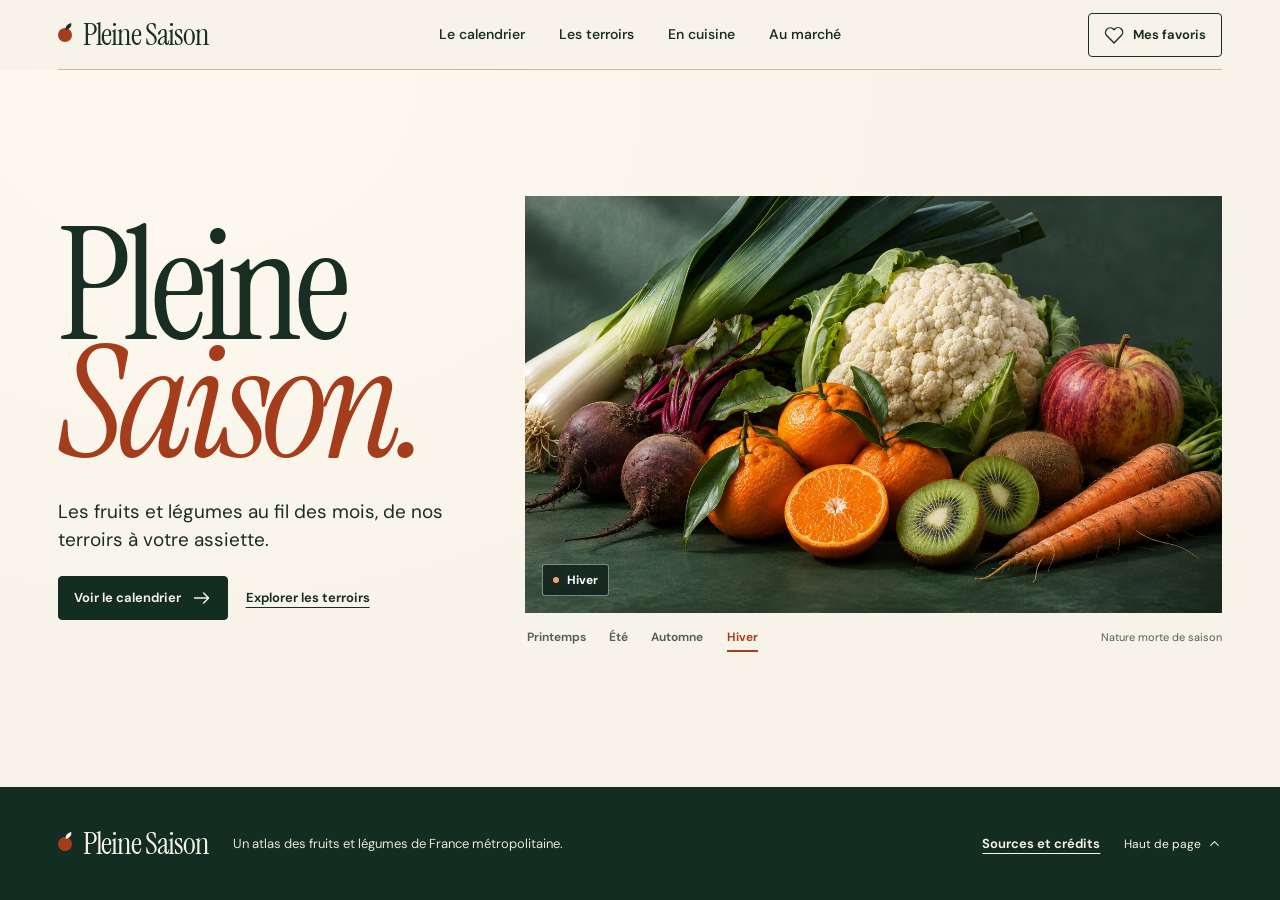
<file: index.html>
<!doctype html>
<html lang="fr">
<head>
  <meta charset="utf-8">
  <meta name="viewport" content="width=device-width, initial-scale=1">
  <meta name="theme-color" content="#f7f3e9">
  <meta name="description" content="Découvrez les fruits et légumes de saison en France, leurs régions de production, leurs apports nutritionnels et comment les cuisiner.">
  <title>Pleine Saison — Fruits &amp; légumes de France</title>
  <link rel="icon" href="assets/favicon.svg" type="image/svg+xml">
  <link rel="preload" href="assets/fonts/instrument-normal.woff2" as="font" type="font/woff2" crossorigin>
  <link rel="preload" href="assets/fonts/instrument-italic.woff2" as="font" type="font/woff2" crossorigin>
  <link rel="stylesheet" href="site.css">
  <script src="assets/vendor/gsap.min.js" defer></script>
  <script src="assets/vendor/ScrollTrigger.min.js" defer></script>
  <script src="data/produce.js" defer></script>
  <script src="data/references.js" defer></script>
  <script src="site.js" defer></script>
</head>
<body data-page="accueil">
  <a class="skip" href="#contenu">Aller au contenu</a>
  <div id="top"></div>
  <header class="masthead">
    <div class="wrap masthead-inner">
      <a href="index.html" aria-current="page" class="wordmark"><span class="brand-dot" aria-hidden="true"></span>Pleine Saison</a>
      <nav aria-label="Navigation principale">
        <a href="calendrier.html" data-calendar-link>Le calendrier</a>
        <a href="terroirs.html">Les terroirs</a>
        <a href="cuisine.html">En cuisine</a>
        <a href="marche.html">Au marché</a>
      </nav>
      <button class="favorites-button" data-action="favorites">
        <span data-icon="heart" aria-hidden="true"></span><span class="favorites-label">Mes favoris</span><span id="favorite-count" hidden></span>
      </button>
    </div>
  </header>
  <main id="contenu" tabindex="-1">
    <section class="wrap hero" aria-labelledby="hero-title">
      <div class="hero-copy">
        <h1 id="hero-title"><span class="hero-line"><span>Pleine</span></span> <span class="hero-line"><em>Saison.</em></span></h1>
        <p>Les fruits et légumes au fil des mois, de nos terroirs à votre assiette.</p>
        <div class="hero-actions">
          <a class="primary" href="calendrier.html" data-calendar-link>Voir le calendrier <span data-icon="arrow" aria-hidden="true"></span></a>
          <a class="text-link" href="terroirs.html">Explorer les terroirs</a>
        </div>
      </div>
      <figure class="hero-figure">
        <div class="hero-image">
          <div id="hero-gallery" class="hero-gallery">
            <img src="assets/hero.webp" width="1448" height="1086" alt="Potimarron ouvert, chou rouge, poires, raisin et carottes sur fond vert" fetchpriority="high" data-hero-current data-season="automne">
          </div>
          <div class="hero-season-note" aria-hidden="true"><span></span><strong id="hero-season-name">Automne</strong></div>
        </div>
        <figcaption class="hero-caption">
          <div id="season-selector" class="season-selector" role="group" aria-label="Voir une saison">
            <button type="button" data-season="printemps" aria-controls="hero-gallery calendrier" aria-pressed="false">Printemps</button>
            <button type="button" data-season="ete" aria-controls="hero-gallery calendrier" aria-pressed="false">Été</button>
            <button type="button" data-season="automne" aria-controls="hero-gallery calendrier" aria-pressed="true">Automne</button>
            <button type="button" data-season="hiver" aria-controls="hero-gallery calendrier" aria-pressed="false">Hiver</button>
          </div>
          <span class="hero-credit">Nature morte de saison</span>
        </figcaption>
      </figure>
    </section>
  </main>
  <footer class="footer">
    <div class="wrap footer-inner">
      <a href="index.html" class="wordmark"><span class="brand-dot" aria-hidden="true"></span>Pleine Saison</a>
      <p>Un atlas des fruits et légumes de France métropolitaine.</p>
      <button type="button" class="text-link" data-action="sources">Sources et crédits</button>
      <a href="#top" class="back-top">Haut de page <span data-icon="up" aria-hidden="true"></span></a>
    </div>
  </footer>

  <dialog id="dialog" aria-labelledby="dialog-title">
    <form method="dialog" class="dialog-controls">
      <button type="submit" class="icon-button" aria-label="Fermer" autofocus><span data-icon="close" aria-hidden="true"></span></button>
    </form>
    <div id="dialog-content"></div>
  </dialog>
  <div id="announcement" class="visually-hidden" role="status"></div>
</body>
</html>
</file>
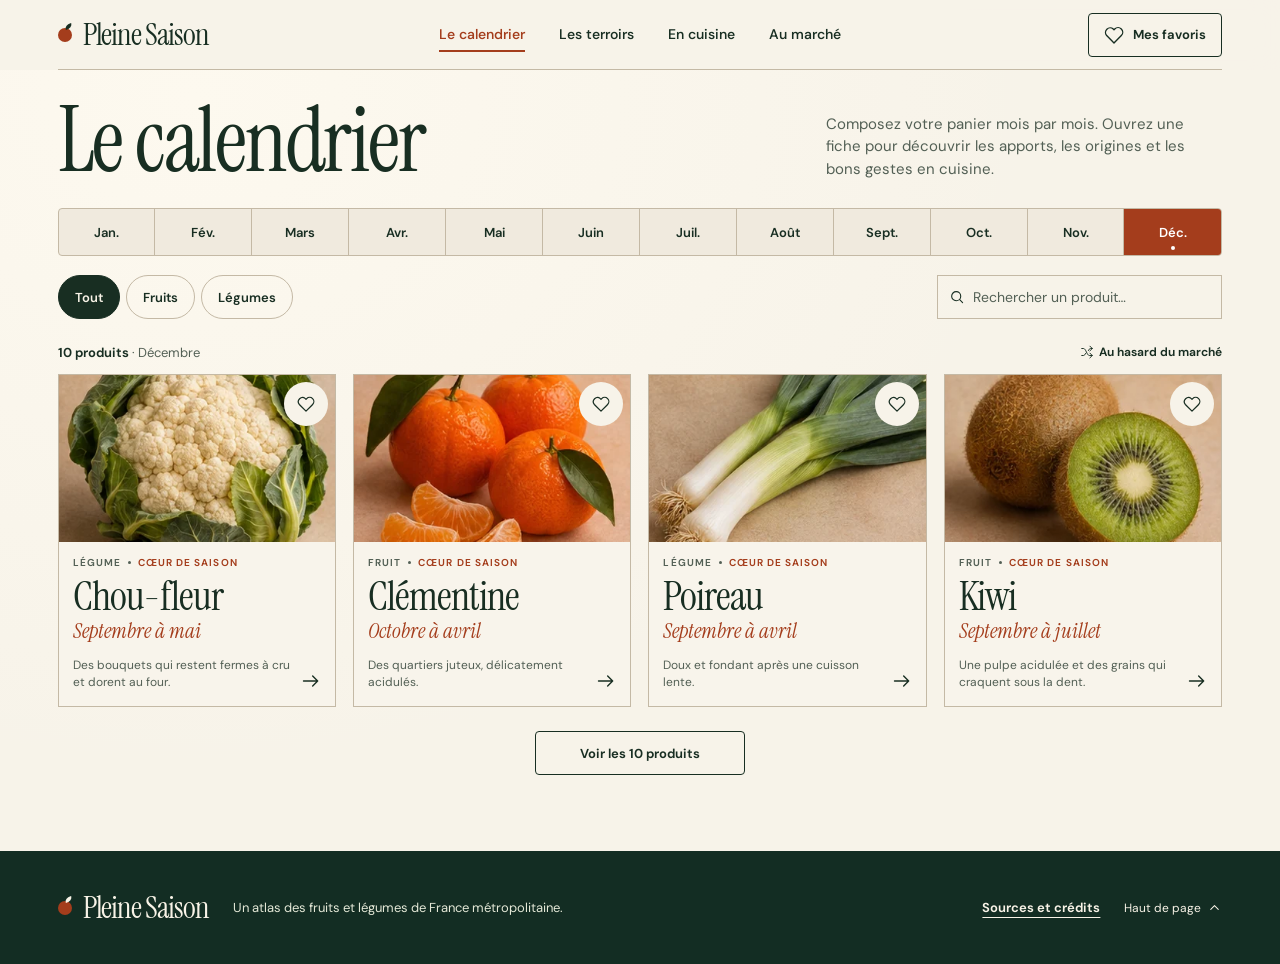
<file: calendrier.html>
<!doctype html>
<html lang="fr">
<head>
  <meta charset="utf-8">
  <meta name="viewport" content="width=device-width, initial-scale=1">
  <meta name="theme-color" content="#f7f3e9">
  <meta name="description" content="Découvrez les fruits et légumes de saison en France, leurs régions de production, leurs apports nutritionnels et comment les cuisiner.">
  <title>Pleine Saison — Le calendrier de saison</title>
  <link rel="icon" href="assets/favicon.svg" type="image/svg+xml">
  <link rel="preload" href="assets/fonts/instrument-normal.woff2" as="font" type="font/woff2" crossorigin>
  <link rel="stylesheet" href="site.css">
  <script src="assets/vendor/gsap.min.js" defer></script>
  <script src="assets/vendor/ScrollTrigger.min.js" defer></script>
  <script src="data/produce.js" defer></script>
  <script src="data/references.js" defer></script>
  <script src="site.js" defer></script>
</head>
<body data-page="calendrier">
  <a class="skip" href="#contenu">Aller au contenu</a>
  <div id="top"></div>
  <header class="masthead">
    <div class="wrap masthead-inner">
      <a href="index.html" class="wordmark"><span class="brand-dot" aria-hidden="true"></span>Pleine Saison</a>
      <nav aria-label="Navigation principale">
        <a href="calendrier.html" aria-current="page" data-calendar-link>Le calendrier</a>
        <a href="terroirs.html">Les terroirs</a>
        <a href="cuisine.html">En cuisine</a>
        <a href="marche.html">Au marché</a>
      </nav>
      <button class="favorites-button" data-action="favorites">
        <span data-icon="heart" aria-hidden="true"></span><span class="favorites-label">Mes favoris</span><span id="favorite-count" hidden></span>
      </button>
    </div>
  </header>
  <main id="contenu" tabindex="-1">
    <section class="wrap calendar" id="calendrier" aria-labelledby="calendar-title">
      <div class="section-head">
        <h1 id="calendar-title">Le calendrier</h1>
        <p>Composez votre panier mois par mois. Ouvrez une fiche pour découvrir les apports, les origines et les bons gestes en cuisine.</p>
      </div>
      <div class="months" id="months" role="group" aria-label="Mois du calendrier"></div>
      <div class="filters" aria-label="Filtres des produits">
        <div class="categories" role="group" aria-label="Type de produit">
          <button type="button" data-category="all" aria-pressed="true">Tout</button>
          <button type="button" data-category="fruit" aria-pressed="false">Fruits</button>
          <button type="button" data-category="légume" aria-pressed="false">Légumes</button>
        </div>
        <label class="search">
          <span data-icon="search" aria-hidden="true"></span>
          <span class="visually-hidden">Rechercher dans les 24 fiches</span>
          <input type="search" id="search" placeholder="Rechercher un produit…" autocomplete="off">
        </label>
      </div>
      <div class="results-head">
        <p id="results" role="status"></p>
        <div class="calendar-actions">
          <button class="quiet-button" id="today" type="button" hidden>Revenir au mois actuel <span data-icon="arrow" aria-hidden="true"></span></button>
          <button class="quiet-button" id="surprise" type="button" data-action="surprise"><span data-icon="shuffle" aria-hidden="true"></span> Au hasard du marché</button>
        </div>
      </div>
      <div class="produce-grid" id="produce-grid"></div>
      <div class="more"><button type="button" class="outline" id="show-more" hidden></button></div>
      <noscript>Activez JavaScript pour utiliser le calendrier et l’atlas interactifs.</noscript>
    </section>
  </main>
  <footer class="footer">
    <div class="wrap footer-inner">
      <a href="index.html" class="wordmark"><span class="brand-dot" aria-hidden="true"></span>Pleine Saison</a>
      <p>Un atlas des fruits et légumes de France métropolitaine.</p>
      <button type="button" class="text-link" data-action="sources">Sources et crédits</button>
      <a href="#top" class="back-top">Haut de page <span data-icon="up" aria-hidden="true"></span></a>
    </div>
  </footer>

  <dialog id="dialog" aria-labelledby="dialog-title">
    <form method="dialog" class="dialog-controls">
      <button type="submit" class="icon-button" aria-label="Fermer" autofocus><span data-icon="close" aria-hidden="true"></span></button>
    </form>
    <div id="dialog-content"></div>
  </dialog>
  <div id="announcement" class="visually-hidden" role="status"></div>
</body>
</html>
</file>
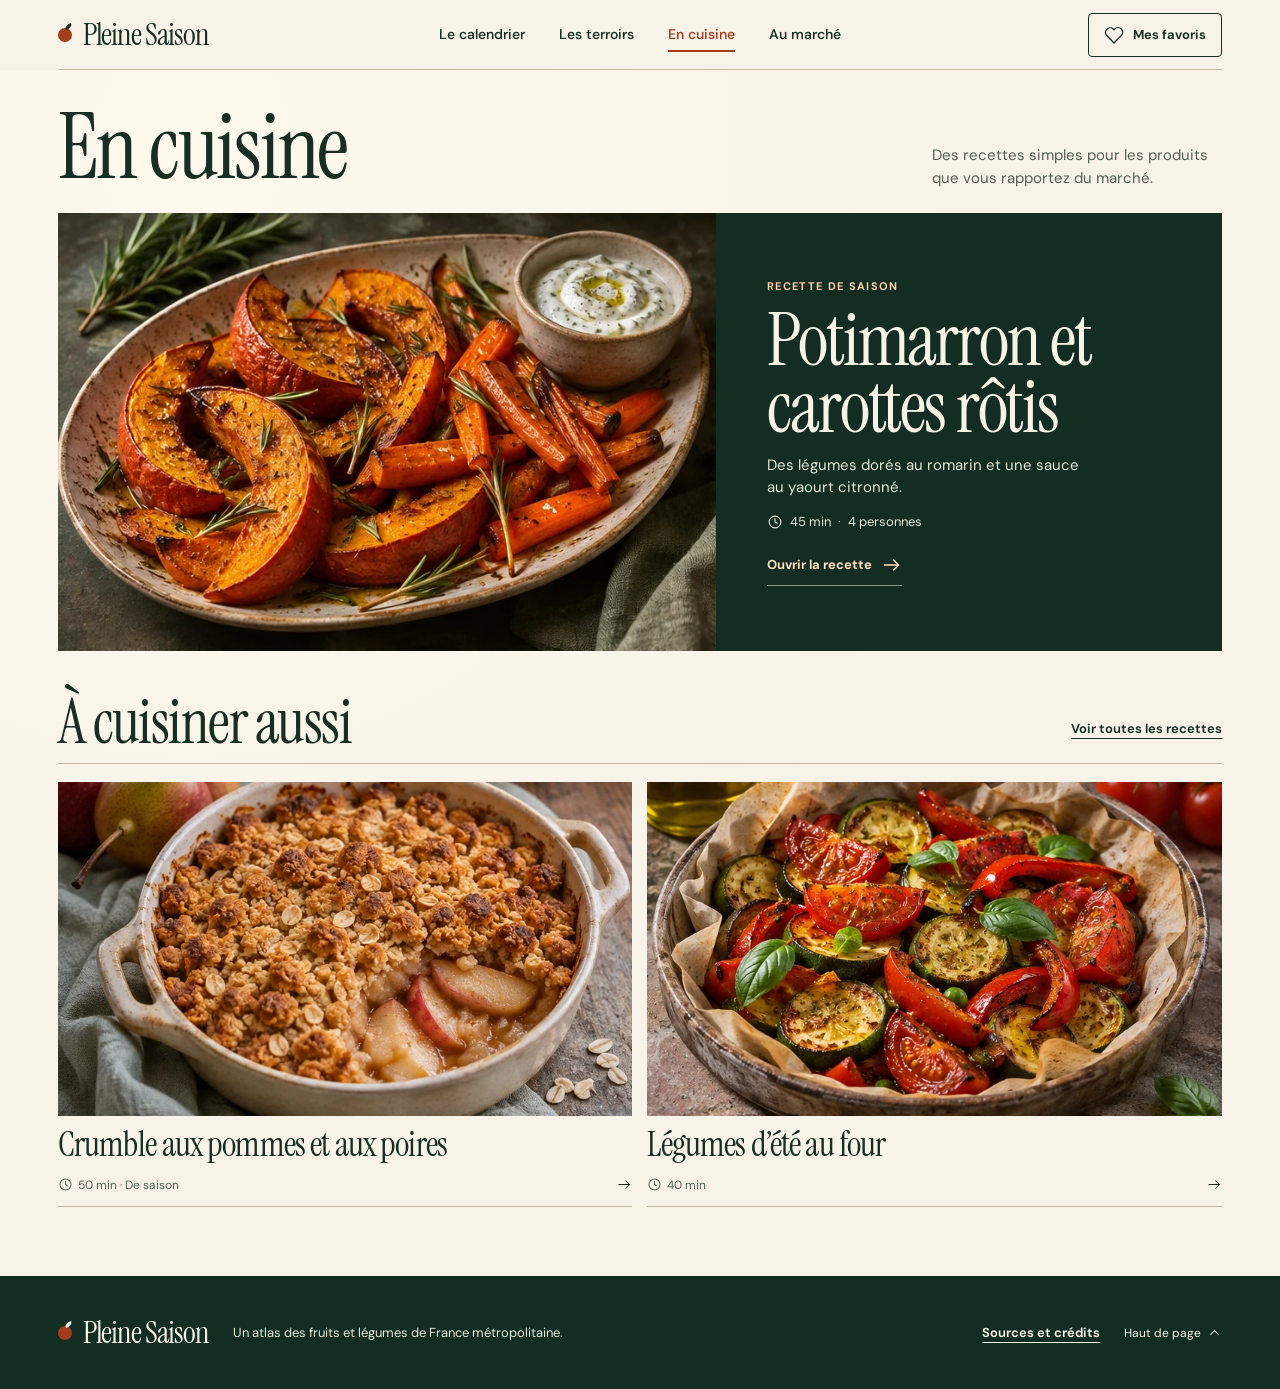
<file: cuisine.html>
<!doctype html>
<html lang="fr">
<head>
  <meta charset="utf-8">
  <meta name="viewport" content="width=device-width, initial-scale=1">
  <meta name="theme-color" content="#f7f3e9">
  <meta name="description" content="Découvrez les fruits et légumes de saison en France, leurs régions de production, leurs apports nutritionnels et comment les cuisiner.">
  <title>Pleine Saison — En cuisine</title>
  <link rel="icon" href="assets/favicon.svg" type="image/svg+xml">
  <link rel="preload" href="assets/fonts/instrument-normal.woff2" as="font" type="font/woff2" crossorigin>
  <link rel="stylesheet" href="site.css">
  <script src="assets/vendor/gsap.min.js" defer></script>
  <script src="assets/vendor/ScrollTrigger.min.js" defer></script>
  <script src="data/produce.js" defer></script>
  <script src="data/references.js" defer></script>
  <script src="site.js" defer></script>
</head>
<body data-page="cuisine">
  <a class="skip" href="#contenu">Aller au contenu</a>
  <div id="top"></div>
  <header class="masthead">
    <div class="wrap masthead-inner">
      <a href="index.html" class="wordmark"><span class="brand-dot" aria-hidden="true"></span>Pleine Saison</a>
      <nav aria-label="Navigation principale">
        <a href="calendrier.html" data-calendar-link>Le calendrier</a>
        <a href="terroirs.html">Les terroirs</a>
        <a href="cuisine.html" aria-current="page">En cuisine</a>
        <a href="marche.html">Au marché</a>
      </nav>
      <button class="favorites-button" data-action="favorites">
        <span data-icon="heart" aria-hidden="true"></span><span class="favorites-label">Mes favoris</span><span id="favorite-count" hidden></span>
      </button>
    </div>
  </header>
  <main id="contenu" tabindex="-1">
    <section class="wrap kitchen" id="cuisine" aria-labelledby="kitchen-title">
      <div class="kitchen-intro">
        <h1 id="kitchen-title">En cuisine</h1>
        <p>Des recettes simples pour les produits que vous rapportez du marché.</p>
      </div>
      <div id="recipe-feature"></div>
      <div class="recipe-shelf">
        <div class="recipe-shelf-head">
          <h2>À cuisiner aussi</h2>
          <button type="button" class="text-link" id="recipe-more" aria-controls="recipe-grid"></button>
        </div>
        <div class="recipe-grid" id="recipe-grid"></div>
      </div>
    </section>
  </main>
  <footer class="footer">
    <div class="wrap footer-inner">
      <a href="index.html" class="wordmark"><span class="brand-dot" aria-hidden="true"></span>Pleine Saison</a>
      <p>Un atlas des fruits et légumes de France métropolitaine.</p>
      <button type="button" class="text-link" data-action="sources">Sources et crédits</button>
      <a href="#top" class="back-top">Haut de page <span data-icon="up" aria-hidden="true"></span></a>
    </div>
  </footer>

  <dialog id="dialog" aria-labelledby="dialog-title">
    <form method="dialog" class="dialog-controls">
      <button type="submit" class="icon-button" aria-label="Fermer" autofocus><span data-icon="close" aria-hidden="true"></span></button>
    </form>
    <div id="dialog-content"></div>
  </dialog>
  <div id="announcement" class="visually-hidden" role="status"></div>
</body>
</html>
</file>
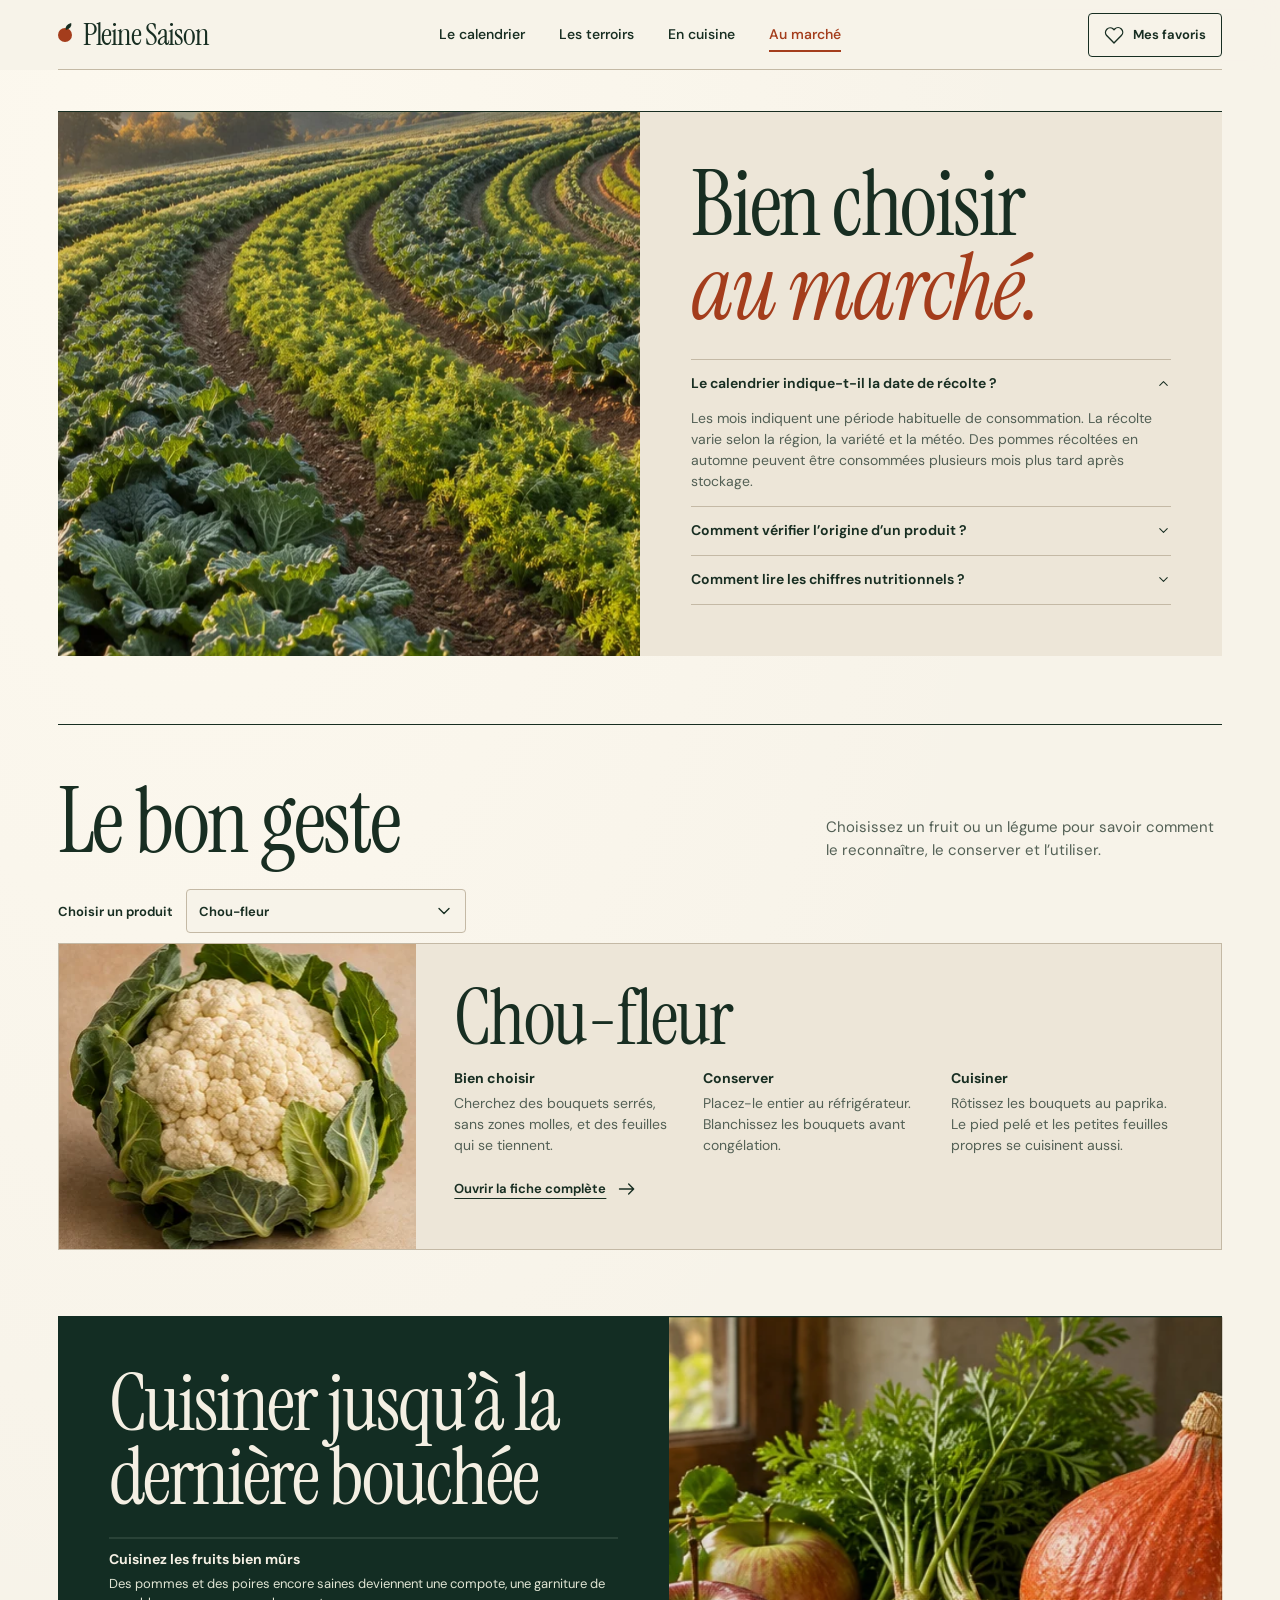
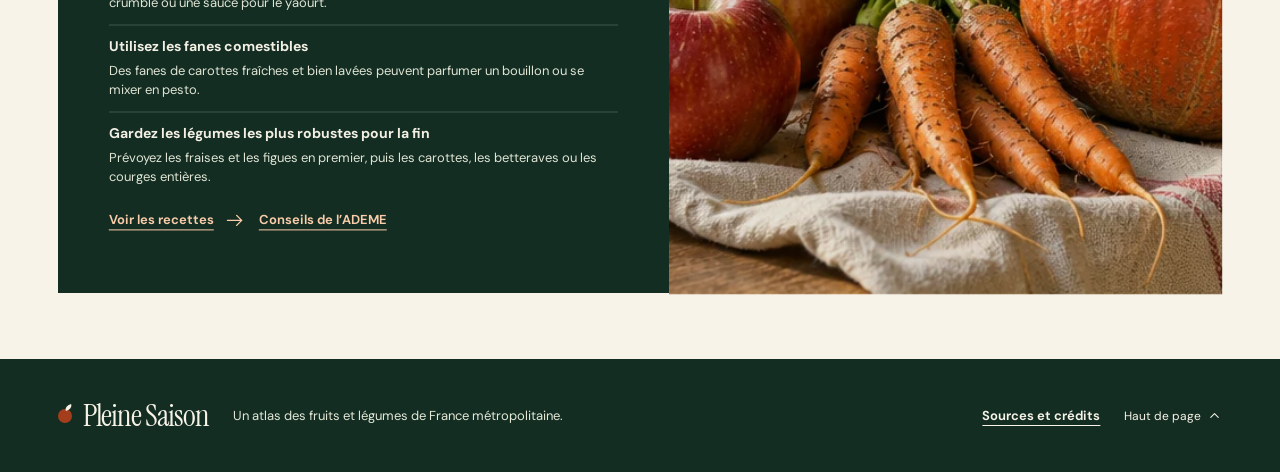
<file: marche.html>
<!doctype html>
<html lang="fr">
<head>
  <meta charset="utf-8">
  <meta name="viewport" content="width=device-width, initial-scale=1">
  <meta name="theme-color" content="#f7f3e9">
  <meta name="description" content="Découvrez les fruits et légumes de saison en France, leurs régions de production, leurs apports nutritionnels et comment les cuisiner.">
  <title>Pleine Saison — Bien choisir au marché</title>
  <link rel="icon" href="assets/favicon.svg" type="image/svg+xml">
  <link rel="preload" href="assets/fonts/instrument-normal.woff2" as="font" type="font/woff2" crossorigin>
  <link rel="stylesheet" href="site.css">
  <script src="assets/vendor/gsap.min.js" defer></script>
  <script src="assets/vendor/ScrollTrigger.min.js" defer></script>
  <script src="data/produce.js" defer></script>
  <script src="data/references.js" defer></script>
  <script src="site.js" defer></script>
</head>
<body data-page="marche">
  <a class="skip" href="#contenu">Aller au contenu</a>
  <div id="top"></div>
  <header class="masthead">
    <div class="wrap masthead-inner">
      <a href="index.html" class="wordmark"><span class="brand-dot" aria-hidden="true"></span>Pleine Saison</a>
      <nav aria-label="Navigation principale">
        <a href="calendrier.html" data-calendar-link>Le calendrier</a>
        <a href="terroirs.html">Les terroirs</a>
        <a href="cuisine.html">En cuisine</a>
        <a href="marche.html" aria-current="page">Au marché</a>
      </nav>
      <button class="favorites-button" data-action="favorites">
        <span data-icon="heart" aria-hidden="true"></span><span class="favorites-label">Mes favoris</span><span id="favorite-count" hidden></span>
      </button>
    </div>
  </header>
  <main id="contenu" tabindex="-1">
    <section class="wrap guide" id="guide" aria-labelledby="guide-title">
      <figure class="guide-image">
        <img src="assets/champs.webp" width="760" height="860" alt="Rangs de légumes dans un champ vallonné au lever du jour" loading="lazy">
      </figure>
      <div class="guide-copy">
        <h1 id="guide-title">Bien choisir<br><em>au marché.</em></h1>
        <details open>
          <summary>Le calendrier indique-t-il la date de récolte ? <span data-icon="down" aria-hidden="true"></span></summary>
          <p>Les mois indiquent une période habituelle de consommation. La récolte varie selon la région, la variété et la météo. Des pommes récoltées en automne peuvent être consommées plusieurs mois plus tard après stockage.</p>
        </details>
        <details>
          <summary>Comment vérifier l’origine d’un produit ? <span data-icon="down" aria-hidden="true"></span></summary>
          <p>Lisez le pays d’origine sur l’étiquette ou l’ardoise. Au marché, demandez le lieu de récolte. Une AOP ou une IGP peut préciser l’origine de certaines variétés.</p>
        </details>
        <details>
          <summary>Comment lire les chiffres nutritionnels ? <span data-icon="down" aria-hidden="true"></span></summary>
          <p>Les valeurs Ciqual décrivent 100 g de la partie comestible, généralement crue. La quantité consommée, la variété et la cuisson font varier vos apports.</p>
        </details>
      </div>
    </section>
    <section class="wrap market-storage" id="conservation" aria-labelledby="storage-title">
      <div class="section-head">
        <h2 id="storage-title">Le bon geste</h2>
        <p>Choisissez un fruit ou un légume pour savoir comment le reconnaître, le conserver et l’utiliser.</p>
      </div>
      <div class="storage-panel">
        <div class="storage-controls">
          <label for="storage-product">Choisir un produit</label>
          <div class="region-select"><select id="storage-product"></select><span data-icon="down" aria-hidden="true"></span></div>
        </div>
        <div id="storage-detail"></div>
      </div>
    </section>

    <section class="wrap market-leftovers" aria-labelledby="leftovers-title">
      <div class="leftovers-copy">
        <h2 id="leftovers-title">Cuisiner jusqu’à la dernière bouchée</h2>
        <dl>
          <div><dt>Cuisinez les fruits bien mûrs</dt><dd>Des pommes et des poires encore saines deviennent une compote, une garniture de crumble ou une sauce pour le yaourt.</dd></div>
          <div><dt>Utilisez les fanes comestibles</dt><dd>Des fanes de carottes fraîches et bien lavées peuvent parfumer un bouillon ou se mixer en pesto.</dd></div>
          <div><dt>Gardez les légumes les plus robustes pour la fin</dt><dd>Prévoyez les fraises et les figues en premier, puis les carottes, les betteraves ou les courges entières.</dd></div>
        </dl>
        <div class="leftovers-links"><a class="text-link" href="cuisine.html">Voir les recettes <span data-icon="arrow" aria-hidden="true"></span></a>
        <a class="text-link" href="https://agirpourlatransition.ademe.fr/particuliers/reduire-dechets/eviter-gaspillage/reduire-gaspillage-alimentaire" target="_blank" rel="noopener">Conseils de l’ADEME</a></div>
      </div>
      <img src="assets/portrait-marche.webp" width="720" height="480" alt="Pommes, carottes et potimarron sur un plan de travail clair" loading="lazy">
    </section>
  </main>
  <footer class="footer">
    <div class="wrap footer-inner">
      <a href="index.html" class="wordmark"><span class="brand-dot" aria-hidden="true"></span>Pleine Saison</a>
      <p>Un atlas des fruits et légumes de France métropolitaine.</p>
      <button type="button" class="text-link" data-action="sources">Sources et crédits</button>
      <a href="#top" class="back-top">Haut de page <span data-icon="up" aria-hidden="true"></span></a>
    </div>
  </footer>

  <dialog id="dialog" aria-labelledby="dialog-title">
    <form method="dialog" class="dialog-controls">
      <button type="submit" class="icon-button" aria-label="Fermer" autofocus><span data-icon="close" aria-hidden="true"></span></button>
    </form>
    <div id="dialog-content"></div>
  </dialog>
  <div id="announcement" class="visually-hidden" role="status"></div>
</body>
</html>
</file>
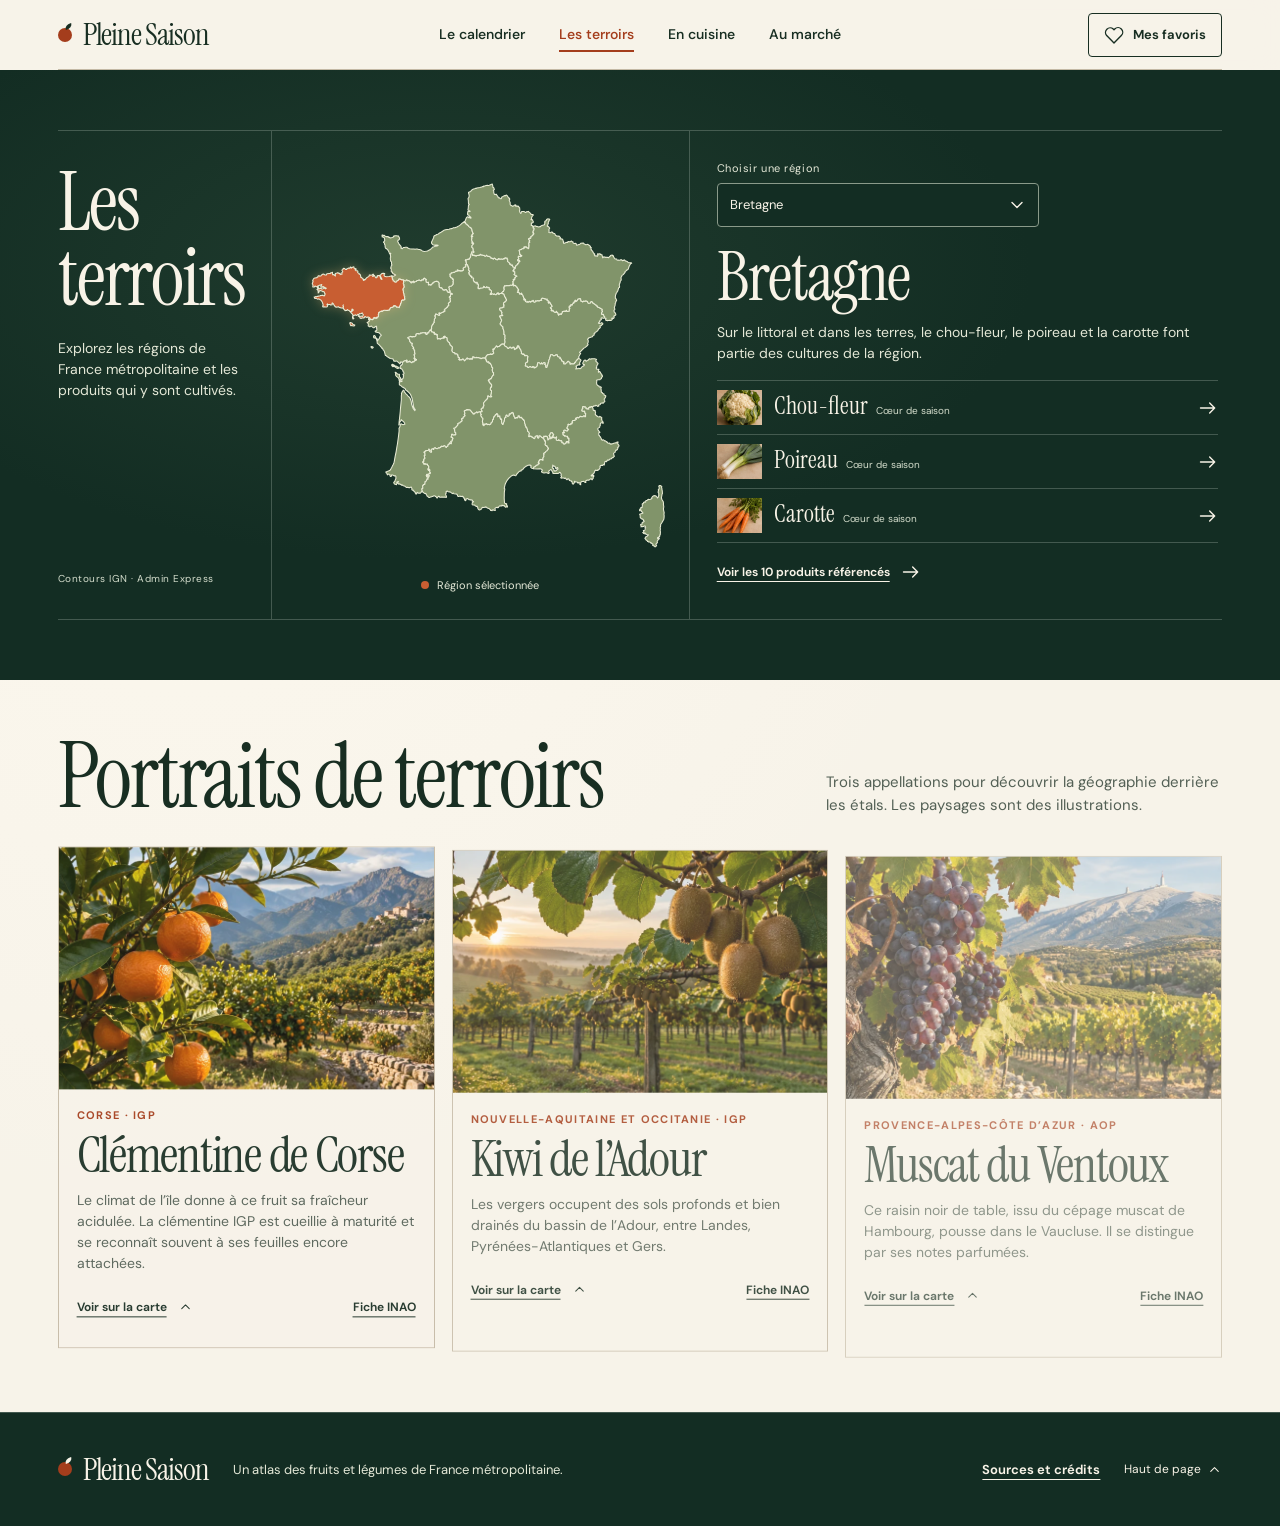
<file: terroirs.html>
<!doctype html>
<html lang="fr">
<head>
  <meta charset="utf-8">
  <meta name="viewport" content="width=device-width, initial-scale=1">
  <meta name="theme-color" content="#f7f3e9">
  <meta name="description" content="Découvrez les fruits et légumes de saison en France, leurs régions de production, leurs apports nutritionnels et comment les cuisiner.">
  <title>Pleine Saison — Les terroirs de France</title>
  <link rel="icon" href="assets/favicon.svg" type="image/svg+xml">
  <link rel="preload" href="assets/fonts/instrument-normal.woff2" as="font" type="font/woff2" crossorigin>
  <link rel="stylesheet" href="site.css">
  <script src="assets/vendor/gsap.min.js" defer></script>
  <script src="assets/vendor/ScrollTrigger.min.js" defer></script>
  <script src="data/produce.js" defer></script>
  <script src="data/references.js" defer></script>
  <script src="site.js" defer></script>
</head>
<body data-page="terroirs">
  <a class="skip" href="#contenu">Aller au contenu</a>
  <div id="top"></div>
  <header class="masthead">
    <div class="wrap masthead-inner">
      <a href="index.html" class="wordmark"><span class="brand-dot" aria-hidden="true"></span>Pleine Saison</a>
      <nav aria-label="Navigation principale">
        <a href="calendrier.html" data-calendar-link>Le calendrier</a>
        <a href="terroirs.html" aria-current="page">Les terroirs</a>
        <a href="cuisine.html">En cuisine</a>
        <a href="marche.html">Au marché</a>
      </nav>
      <button class="favorites-button" data-action="favorites">
        <span data-icon="heart" aria-hidden="true"></span><span class="favorites-label">Mes favoris</span><span id="favorite-count" hidden></span>
      </button>
    </div>
  </header>
  <main id="contenu" tabindex="-1">
    <section class="atlas" id="terroirs" aria-labelledby="atlas-title">
      <div class="wrap atlas-layout">
        <div class="atlas-intro">
          <h1 id="atlas-title">Les <br>terroirs</h1>
          <p>Explorez les régions de France métropolitaine et les produits qui y sont cultivés.</p>
          <small>Contours IGN · Admin Express</small>
        </div>
        <div class="map-panel">
          <div id="region-map"></div>
          <p><span aria-hidden="true"></span> Région sélectionnée</p>
        </div>
        <div class="region-panel">
          <label class="region-label" for="regions">Choisir une région</label>
          <div class="region-select"><select id="regions"></select><span data-icon="down" aria-hidden="true"></span></div>
          <div id="region-detail"></div>
        </div>
      </div>
    </section>
    <section class="wrap portraits" aria-labelledby="portraits-title">
      <div class="section-head">
        <h2 id="portraits-title">Portraits de terroirs</h2>
        <p>Trois appellations pour découvrir la géographie derrière les étals. Les paysages sont des illustrations.</p>
      </div>
      <div class="portrait-grid">
        <article class="portrait-item">
          <img src="assets/portrait-corse.webp" width="720" height="480" alt="Clémentines dans un verger, avec des collines à l’arrière-plan" loading="lazy">
          <div class="portrait-copy">
            <p class="recipe-kicker">Corse · IGP</p>
            <h3>Clémentine de Corse</h3>
            <p>Le climat de l’île donne à ce fruit sa fraîcheur acidulée. La clémentine IGP est cueillie à maturité et se reconnaît souvent à ses feuilles encore attachées.</p>
            <div class="portrait-actions">
              <button class="text-link" data-action="portrait-region" data-id="94">Voir sur la carte <span data-icon="up" aria-hidden="true"></span></button>
              <a class="text-link" href="https://www.inao.gouv.fr/node/1451/printable/pdf" target="_blank" rel="noopener">Fiche INAO</a>
            </div>
          </div>
        </article>
        <article class="portrait-item">
          <img src="assets/portrait-adour.webp" width="720" height="480" alt="Kiwis suspendus dans un verger au lever du jour" loading="lazy">
          <div class="portrait-copy">
            <p class="recipe-kicker">Nouvelle-Aquitaine et Occitanie · IGP</p>
            <h3>Kiwi de l’Adour</h3>
            <p>Les vergers occupent des sols profonds et bien drainés du bassin de l’Adour, entre Landes, Pyrénées-Atlantiques et Gers.</p>
            <div class="portrait-actions">
              <button class="text-link" data-action="portrait-region" data-id="75">Voir sur la carte <span data-icon="up" aria-hidden="true"></span></button>
              <a class="text-link" href="https://www.inao.gouv.fr/produit/kiwi-de-ladour-12252" target="_blank" rel="noopener">Fiche INAO</a>
            </div>
          </div>
        </article>
        <article class="portrait-item">
          <img src="assets/portrait-ventoux.webp" width="720" height="480" alt="Grappe de raisin noir dans un vignoble au pied du mont Ventoux" loading="lazy">
          <div class="portrait-copy">
            <p class="recipe-kicker">Provence-Alpes-Côte d’Azur · AOP</p>
            <h3>Muscat du Ventoux</h3>
            <p>Ce raisin noir de table, issu du cépage muscat de Hambourg, pousse dans le Vaucluse. Il se distingue par ses notes parfumées.</p>
            <div class="portrait-actions">
              <button class="text-link" data-action="portrait-region" data-id="93">Voir sur la carte <span data-icon="up" aria-hidden="true"></span></button>
              <a class="text-link" href="https://www.inao.gouv.fr/produit/muscat-du-ventoux-21090" target="_blank" rel="noopener">Fiche INAO</a>
            </div>
          </div>
        </article>
      </div>
    </section>
  </main>
  <footer class="footer">
    <div class="wrap footer-inner">
      <a href="index.html" class="wordmark"><span class="brand-dot" aria-hidden="true"></span>Pleine Saison</a>
      <p>Un atlas des fruits et légumes de France métropolitaine.</p>
      <button type="button" class="text-link" data-action="sources">Sources et crédits</button>
      <a href="#top" class="back-top">Haut de page <span data-icon="up" aria-hidden="true"></span></a>
    </div>
  </footer>

  <dialog id="dialog" aria-labelledby="dialog-title">
    <form method="dialog" class="dialog-controls">
      <button type="submit" class="icon-button" aria-label="Fermer" autofocus><span data-icon="close" aria-hidden="true"></span></button>
    </form>
    <div id="dialog-content"></div>
  </dialog>
  <div id="announcement" class="visually-hidden" role="status"></div>
</body>
</html>
</file>
<file: site.css>
@font-face{font-family:Instrument;src:url("assets/fonts/instrument-normal.woff2") format("woff2");font-weight:400;font-display:swap}
@font-face{font-family:Instrument;src:url("assets/fonts/instrument-italic.woff2") format("woff2");font-weight:400;font-style:italic;font-display:swap}
@font-face{font-family:DM Sans;src:url("assets/fonts/dm-sans.woff2") format("woff2");font-weight:100 1000;font-display:swap}

:root {
  --paper: #f7f3e9;
  --paper-deep: #ede6d8;
  --ink: #182e22;
  --ink-muted: #536055;
  --rust: #a43d1c;
  --rule: #c4b9a5;
  --forest: #132d23;
  --leaf: #81946a;
  --light: #f8f3e7;
  --serif: Instrument, Georgia, serif;
  --sans: "DM Sans", system-ui, sans-serif;
  --gutter: clamp(20px, 4.5vw, 72px);
  --ease: cubic-bezier(.2,.75,.25,1);
}
*,*::before,*::after { box-sizing:border-box }
html { scroll-behavior:smooth; scroll-padding-top:95px }
body {
  margin:0;
  background: radial-gradient(ellipse at 15% 10%, #fdf9ef 0%, transparent 53rem), var(--paper);
  color:var(--ink);
  font: 400 16px/1.5 var(--sans);
}
[hidden] { display:none !important }
.wrap { width:min(100% - var(--gutter) * 2, 1460px); margin-inline:auto }
h1,h2,h3,h4,p,figure {margin:0}
h1,h2,h3,h4 {font-family:var(--serif);font-weight:400;letter-spacing:-.025em}
h2 {font-size:clamp(57px,7vw,108px);line-height:.93}
em {font-weight:400}
a {color:inherit;text-decoration:none}
button,input,select {font:inherit;color:inherit}
button {cursor:pointer}
button:disabled {cursor:default}
img {display:block;width:100%;height:auto;object-fit:cover}
button,[type=search],select { -webkit-tap-highlight-color:transparent }
:focus-visible {outline:2px solid var(--rust);outline-offset:4px}
svg.icon {width:20px;height:20px;display:block;fill:none;stroke:currentColor;stroke-width:1.65;stroke-linecap:round;stroke-linejoin:round}
[data-icon]{display:inline-flex;align-items:center;justify-content:center;flex:none}
.visually-hidden,.skip:not(:focus) {position:absolute;width:1px;height:1px;overflow:hidden;clip-path:inset(50%);white-space:nowrap}
.skip:focus {position:fixed;top:8px;left:8px;background:var(--light);z-index:20;padding:12px}
.masthead {position:sticky;top:0;z-index:5;background:color-mix(in srgb,var(--paper) 93%, transparent);backdrop-filter:blur(14px)}
.masthead-inner {min-height:70px;display:grid;grid-template-columns:1fr auto 1fr;align-items:center;gap:22px;border-bottom:1px solid var(--rule)}
.wordmark {font:400 31px/.95 var(--serif);letter-spacing:-.035em;display:inline-flex;align-items:center;gap:11px;width:max-content}
.brand-dot {height:14px;width:14px;border-radius:50%;display:inline-block;background:var(--rust);position:relative}
.brand-dot::after {content:"";position:absolute;top:-4px;left:7px;background:currentColor;width:7px;height:5px;border-radius:90% 0%;transform:rotate(-17deg)}
.masthead nav {display:flex;align-items:center;gap:clamp(20px,3.1vw,51px);font-size:14px;font-weight:550}
.masthead nav a {min-height:44px;display:grid;align-items:center;transition:color .2s}
.masthead nav a:hover {color:var(--rust)}
.favorites-button,.outline {
  background:transparent;border:1px solid var(--ink);min-height:44px;display:inline-flex;align-items:center;justify-content:center;gap:9px;
  padding:0 15px;font-size:13px;font-weight:650;transition:background .22s,color .22s;
}
.favorites-button {justify-self:end;border-radius:4px}
.favorites-button:hover,.outline:hover {background:var(--ink);color:var(--light)}
#favorite-count {font-size:11px;min-width:17px;text-align:center}
.hero {display:grid;grid-template-columns:.75fr 1.25fr;gap:4.2%;align-items:center;padding:26px 0 24px;border-bottom:1px solid var(--ink)}
.hero-copy {padding:1px 0 11px}
.hero h1 {font-size:clamp(102px,12.3vw,203px);line-height:.75;letter-spacing:-.045em;margin:0 0 35px}
.hero h1 em,.guide h2 em {color:var(--rust)}
.hero-copy>p {font-size:clamp(17px,1.48vw,24px);max-width:390px;line-height:1.45;margin:0 0 23px}
.hero-actions {display:flex;flex-wrap:wrap;align-items:center;column-gap:18px;row-gap:7px}
.primary,.text-link {min-height:44px;display:inline-flex;align-items:center;gap:11px;font-size:13px;font-weight:650}
.primary {border:1px solid var(--forest);background:var(--forest);color:var(--light);padding:0 15px;border-radius:4px;transition:background .25s,border-color .25s}
.primary:hover {background:var(--rust);border-color:var(--rust)}
.primary svg,.card-arrow svg,.region-item svg,.recipe-arrow svg {transition:transform .28s var(--ease)}
.primary:hover svg,.card-link:hover .card-arrow svg,.region-item:hover svg,.recipe-link:hover .recipe-arrow svg{transform:translateX(4px)}
.text-link {border:0;background:none;padding:0;text-decoration:underline;text-underline-offset:5px;text-decoration-thickness:1px}
.text-link:hover {color:var(--rust)}
.hero-image {overflow:hidden;background:#344333;aspect-ratio:1.67}
.hero-image {position:relative;isolation:isolate}
.hero-gallery {position:absolute;inset:-5%;transform-origin:center}
.hero-gallery img {position:absolute;inset:0;width:100%;height:100%;display:block}
.hero-image img {object-position:50% 58%}
.hero-caption {display:flex;justify-content:space-between;align-items:center;gap:12px;min-height:48px;color:var(--ink-muted)}
.hero-credit {font-size:11px;text-align:right}
.hero-line {display:block}
.hero-line>span,.hero-line>em {display:inline-block}
.hero-season-note {position:absolute;z-index:1;bottom:17px;left:17px;display:flex;align-items:center;gap:8px;padding:6px 10px;border:1px solid #ffffff70;background:#13231de0;color:#fff;border-radius:3px;font-size:12px;pointer-events:none}
.hero-season-note span {width:6px;height:6px;border-radius:50%;background:#efa476}
.season-selector {display:flex;gap:clamp(8px,1.5vw,26px)}
.season-selector button {position:relative;min-height:44px;border:0;padding:0 2px;background:none;font-size:12px;font-weight:650;white-space:nowrap}
.season-selector button::after {content:"";position:absolute;bottom:7px;height:2px;left:2px;right:2px;background:var(--rust);transform:scaleX(0);transform-origin:left;transition:transform .28s var(--ease)}
.season-selector button:hover,.season-selector button[aria-pressed=true] {color:var(--rust)}
.season-selector button:hover::after,.season-selector button[aria-pressed=true]::after {transform:scaleX(1)}
.calendar {padding:29px 0 76px}
.section-head {display:grid;grid-template-columns:1fr .54fr;align-items:end;gap:35px;margin-bottom:26px}
.section-head p {color:var(--ink-muted);max-width:420px;justify-self:end;font-size:15px;padding-bottom:2px}
.months {display:grid;grid-template-columns:repeat(12,minmax(0,1fr));border:1px solid var(--rule);border-radius:4px;overflow:clip;background:#f0eade}
.months button {position:relative;min-height:46px;padding:0 4px;border:0;border-right:1px solid var(--rule);background:transparent;font-size:13px;font-weight:600;transition:background .24s,color .24s}
.months button:last-child {border-right:0}
.months button[aria-pressed=true] {background:var(--rust);color:white}
.months button:hover:not([aria-pressed=true]) {background:#e4d9c4}
.months button:focus-visible {outline-offset:-4px;outline-color:var(--forest)}
.months button[aria-pressed=true]:focus-visible {outline-color:white}
.months button[data-current]::after {content:"";position:absolute;width:4px;height:4px;border-radius:50%;background:currentColor;bottom:5px;left:calc(50% - 2px)}
.filters {display:flex;align-items:center;justify-content:space-between;gap:15px;margin-top:19px}
.categories {display:flex;gap:6px;align-items:center}
.categories button {border:1px solid var(--rule);background:transparent;border-radius:30px;font-size:13px;font-weight:600;min-height:44px;padding:0 16px;transition:background .2s,color .2s}
.categories button:hover {border-color:var(--ink)}
.categories button[aria-pressed=true] {background:var(--ink);border-color:var(--ink);color:var(--light)}
.search {display:flex;align-items:center;gap:8px;width:min(100%,285px);min-height:44px;border:1px solid var(--rule);background:transparent;padding:0 11px}
.search:focus-within {border-color:var(--rust)}
.search input {width:100%;min-width:0;padding:5px 0;border:0;background:none;outline:0;font-size:14px}
.search [data-icon] svg {width:16px;height:16px}
.search input::placeholder {color:var(--ink-muted)}
.results-head {display:flex;align-items:center;justify-content:space-between;gap:12px;margin-top:11px;min-height:44px;color:var(--ink-muted);font-size:13px}
.results-head p strong {font-weight:650;color:var(--ink)}
.quiet-button {border:0;background:none;padding:0;min-height:44px;display:inline-flex;gap:5px;align-items:center;font-size:12px;text-align:right}
.quiet-button:hover {color:var(--rust)}
.quiet-button svg {width:14px;height:14px}
.calendar-actions {display:flex;align-items:center;flex-wrap:wrap;justify-content:end;gap:0 15px}
#surprise {font-weight:650;color:var(--ink)}
#surprise:hover {color:var(--rust)}
.produce-grid {display:grid;grid-template-columns:repeat(4,minmax(0,1fr));gap:17px}
.card {position:relative;min-width:0;border:1px solid var(--rule);background:color-mix(in srgb,var(--paper) 90%,white);transition:border-color .25s;animation:settle .34s var(--ease) both;animation-delay:min(calc(var(--item-index,0) * 28ms),168ms)}
.card:hover {border-color:var(--ink-muted)}
.card-link,.recipe-link {text-align:left;width:100%;display:block;border:none;background:none;padding:0;color:inherit}
.card-link:focus-visible {outline-offset:-3px}
.card-media,.recipe-media {display:block;overflow:hidden;background:#e7d3b7;aspect-ratio:1.66}
.card-media img,.recipe-media img {height:100%;object-position:50% 51%;transition:transform .55s var(--ease)}
.card-link:hover img,.recipe-link:hover img {transform:scale(1.055)}
.card-content {display:block;padding:13px 14px 15px}
.card-meta {font-size:10px;text-transform:uppercase;letter-spacing:.105em;font-weight:650;display:flex;align-items:center;gap:7px;color:var(--ink-muted);min-height:16px}
.card-meta .peak {color:var(--rust)}
.card-meta i {width:3px;height:3px;border-radius:50%;background:currentColor}
.card-period {display:block;font:italic 21px/1.1 var(--serif);color:var(--rust)}
.card-summary {display:flex;justify-content:space-between;align-items:end;gap:8px;margin-top:13px;font-size:12px;line-height:1.45;color:var(--ink-muted)}
.card-arrow {color:var(--ink)}
.heart {position:absolute;top:7px;right:7px;border:0;border-radius:50%;width:44px;height:44px;padding:0;display:grid;place-items:center;background:var(--paper);transition:color .23s,background .23s}
.heart:hover,.heart[aria-pressed=true] {color:var(--rust);background:#fff8e8}
.heart[aria-pressed=true] svg,.saved[aria-pressed=true] svg {fill:currentColor}
.heart svg {width:18px;height:18px}
.more {text-align:center;margin-top:24px}
.more:empty,.more:has([hidden]) {margin-top:0}
.more button {min-width:210px;border-radius:4px}
.empty {grid-column:1/-1;padding:37px 20px;border:1px solid var(--rule);text-align:center;background:var(--paper-deep)}
.empty h3 {font-size:40px;line-height:1;margin-bottom:9px}
.empty button {margin-top:12px}

.atlas {background:radial-gradient(ellipse at 34% 33%,#203c2e,transparent 50%),var(--forest);color:var(--light);padding:40px 0}
.atlas-layout {display:grid;grid-template-columns:minmax(155px,.6fr) minmax(250px,1.18fr) minmax(300px,1.5fr);border-block:1px solid #81918770;min-height:425px}
.atlas-intro {padding:34px 25px 33px 0;display:flex;flex-direction:column;align-items:flex-start}
.atlas-intro h2 {font-size:clamp(55px,6.35vw,112px)}
.atlas-intro p {margin-top:22px;font-size:14px;color:#e4e8d7;max-width:195px}
.atlas-intro small {display:block;font-size:10px;margin-top:auto;padding-top:20px;letter-spacing:.05em;color:#d3dccb}
.map-panel {display:grid;align-content:center;justify-items:center;min-width:0;padding:15px 14px;border-inline:1px solid #81918770}
#region-map {width:min(100%,400px)}
#region-map svg {display:block;width:100%;height:auto;overflow:visible}
.region-shape {fill:var(--leaf);stroke:#e8ebd4;stroke-width:1.05;stroke-linejoin:round;cursor:pointer;transition:fill .22s;vector-effect:non-scaling-stroke}
.region-shape:hover,.region-shape:focus-visible {fill:#abb88c;outline:none;stroke:white;stroke-width:2}
.region-shape[aria-pressed=true] {fill:#c85e32}
.map-panel p {display:flex;align-items:center;gap:8px;font-size:11px;color:#e4e8d7;margin-top:5px}
.map-panel p span {width:8px;height:8px;border-radius:50%;background:#c85e32}
.region-panel {padding:24px 4px 25px 27px;min-width:0}
.region-label {font-size:11px;color:#e4e8d7;letter-spacing:.05em}
.region-select {position:relative;margin:4px 0 19px;max-width:322px}
.region-select select {appearance:none;min-height:44px;width:100%;border:1px solid #8a9a8a;background:var(--forest);border-radius:4px;color:var(--light);font-size:13px;cursor:pointer;padding:0 40px 0 12px}
.region-select>span {position:absolute;right:12px;top:12px;pointer-events:none}
.atlas :focus-visible,.footer :focus-visible {outline-color:#f3bc84}
.region-title {font-size:clamp(47px,5.3vw,86px);line-height:.94;margin-bottom:13px;overflow-wrap:break-word}
.region-note {font-size:14px;color:#e4e8d7;margin-bottom:16px;min-height:42px}
.region-products {display:grid;border-top:1px solid #81918770}
.region-item {display:grid;grid-template-columns:45px 1fr auto;align-items:center;gap:12px;text-align:left;background:none;border:0;border-bottom:1px solid #81918770;padding:7px 0;min-height:54px;transition:color .2s}
.region-item:hover {color:#ffd0ac}
.region-item img {width:45px;height:35px}
.region-item strong {font:400 24px/1.02 var(--serif)}
.region-item small {color:#d3dccb;font-size:10px;margin-left:8px}
.region-show {color:var(--light);font-size:12px;margin-top:7px}
.region-show:hover {color:#ffd0ac}

.kitchen {padding:67px 0;display:grid;grid-template-columns:minmax(178px,.7fr) minmax(0,2.7fr);gap:30px}
.kitchen-intro h2 {font-size:clamp(54px,6.15vw,96px)}
.kitchen-intro p {max-width:235px;margin-top:15px;color:var(--ink-muted);font-size:15px}
.recipe-grid {display:grid;grid-template-columns:repeat(3,minmax(0,1fr));gap:15px}
.recipe {min-width:0;border-bottom:1px solid var(--rule)}
.recipe-media {aspect-ratio:1.25}
.recipe-meta {display:flex;align-items:center;gap:5px;font-size:12px;min-height:43px;color:var(--ink-muted)}
.recipe-meta svg {width:15px;height:15px}
.recipe-arrow {margin-left:auto;color:var(--ink)}
.recipe-link:hover {color:var(--rust)}
.guide {border-top:1px solid var(--ink);display:grid;grid-template-columns:1fr 1fr;align-items:stretch;margin-bottom:70px}
.guide-image {overflow:hidden;min-height:450px}
.guide-image img {width:100%;height:100%;max-height:530px;object-position:center 53%}
.guide-copy {background:var(--paper-deep);padding:clamp(24px,4vw,65px)}
.guide h2 {margin-bottom:29px;font-size:clamp(49px,6.3vw,104px)}
details {border-top:1px solid var(--rule)}
details:last-child {border-bottom:1px solid var(--rule)}
summary {display:flex;justify-content:space-between;align-items:center;gap:10px;list-style:none;cursor:pointer;min-height:48px;font-size:14px;font-weight:650}
summary::-webkit-details-marker {display:none}
summary svg {width:15px!important;height:15px!important;transition:transform .2s}
details[open] summary svg {transform:rotate(180deg)}
details p {font-size:14px;color:var(--ink-muted);padding:0 17px 14px 0}
.footer {background:var(--forest);color:var(--light)}
.footer-inner {min-height:113px;display:flex;align-items:center;gap:24px}
.footer p {color:#e4e8d7;font-size:13px;flex:1}
.footer .text-link:hover,.back-top:hover {color:#ffd0ac}
.back-top {min-height:44px;display:flex;align-items:center;gap:6px;font-size:12px}
.back-top svg {width:15px;height:15px}

dialog {max-width:min(850px,calc(100% - 32px));width:100%;max-height:min(89dvh,950px);padding:0;border:1px solid var(--rule);border-radius:8px;background:var(--paper);color:var(--ink);box-shadow:0 24px 85px #101b17aa;overscroll-behavior:contain}
dialog[open]{animation:dialog-in .26s var(--ease) both}
dialog::backdrop {background:#101d18bb;backdrop-filter:blur(5px)}
body:has(dialog[open]) {overflow:hidden}
.dialog-controls {position:sticky;top:0;height:0;display:flex;justify-content:end;padding-right:12px;z-index:2}
.icon-button {border:1px solid var(--rule);background:var(--paper);padding:0;border-radius:50%;height:44px;width:44px;margin-top:12px;display:grid;place-items:center}
.icon-button:hover {color:var(--rust)}
.detail-top {display:grid;grid-template-columns:1fr 1.15fr;min-height:265px;background:var(--paper-deep)}
.detail-top img {height:100%;max-height:370px;aspect-ratio:1;object-fit:cover}
.detail-title,.dialog-section {padding:30px clamp(19px,5vw,45px)}
.detail-title {display:flex;flex-direction:column;justify-content:center;padding-right:60px}
.detail-title h2,.dialog-section h2 {font-size:clamp(52px,7vw,85px);line-height:.91;margin:8px 0 12px}
.detail-title p {font-size:15px;color:var(--ink-muted)}
.detail-title .outline {align-self:flex-start;margin-top:16px}
.dialog-section {border-top:1px solid var(--rule)}
.dialog-section>h2 {padding-right:23px}
.dialog-section h3 {font-size:41px;line-height:1;margin-bottom:10px}
.dialog-section p+h3 {margin-top:20px}
.dialog-section a:not(.primary) {text-decoration:underline;text-underline-offset:4px}
.dialog-section .note {color:var(--ink-muted);font-size:13px;margin-top:9px}
.detail-index {display:flex;flex-wrap:wrap;gap:0 21px;padding:0 clamp(19px,5vw,45px);border-top:1px solid var(--rule)}
.detail-index button {font-size:12px}
.dialog-section[id] {scroll-margin-top:63px}
.details-months {display:grid;grid-template-columns:repeat(12,minmax(0,1fr));gap:4px;margin:17px 0 12px}
.month-cell {display:grid;place-items:center;align-content:center;gap:7px;min-height:51px;border-radius:4px;background:#eee8dc;color:#625b52;font-size:12px;font-weight:700}
.month-cell.in-season {background:#d6dfc6;color:#324426}
.month-cell.peak-season {background:var(--rust);color:#fff}
.month-mark {display:inline-block;width:10px;height:10px;border:1px solid currentColor;border-radius:50%}
.peak-season .month-mark {background:currentColor}
.out-season .month-mark {width:9px;height:1px;border:0;border-radius:0;background:currentColor}
.dialog-section .season-legend {display:flex;flex-wrap:wrap;gap:5px 15px;padding:0;margin:0;list-style:none;font-size:12px;color:var(--ink-muted)}
.dialog-section .season-legend li {display:flex;align-items:center;gap:6px;padding:0;margin:0}
.season-legend .peak-season {color:var(--rust)}
.season-legend .in-season {color:#50683a}
.season-legend .out-season {color:#625b52}
.region-tags {display:flex;flex-wrap:wrap;gap:6px;margin:7px 0 0}
.region-tags button {min-height:44px;padding:0 11px;font-size:12px;border:1px solid var(--rule);background:none;border-radius:4px}
.region-tags button:hover {border-color:var(--rust);color:var(--rust)}
.nutrition-grid {display:grid;grid-template-columns:repeat(3,minmax(0,1fr));margin:14px 0;gap:1px;background:var(--rule);border:1px solid var(--rule)}
.nutrition-grid div {background:var(--paper);padding:10px;min-width:0}
.nutrition-grid b {font:400 clamp(24px,4vw,38px)/1 var(--serif);display:block;margin-bottom:3px}
.nutrition-grid span {font-size:12px}
.practical-list {display:grid;grid-template-columns:repeat(3,minmax(0,1fr));gap:16px;margin:12px 0 0}
.practical-list dt {font-weight:700;font-size:14px}
.practical-list dd {margin:4px 0 0;color:var(--ink-muted);font-size:14px}
.dialog-list {display:grid;gap:7px;margin-top:16px}
.dialog-list .region-item {border-color:var(--rule)}
.dialog-list .region-item:hover {color:var(--rust)}
.dialog-section li {margin-bottom:7px;padding-left:3px}
.dialog-section ul,.dialog-section ol {padding-left:18px}
.dialog-section>p>.text-link {display:inline;margin:0}
.source-list li {margin-bottom:15px}

@keyframes settle {from{opacity:0;transform:translateY(8px)} to{opacity:1;transform:none}}
@keyframes dialog-in {from{opacity:0;transform:translateY(12px) scale(.99)} to{opacity:1;transform:none}}

@media(max-width:1150px){
  .hero{min-height:0}
  .hero h1{font-size:clamp(92px,13vw,166px)}
  .hero-actions{column-gap:13px}
  .atlas-layout{grid-template-columns:minmax(140px,.55fr) minmax(215px,1.1fr) minmax(240px,1.35fr)}
}
@media(max-width:850px){
  .hero{gap:4%;grid-template-columns:.84fr 1.16fr}
  .hero h1{font-size:clamp(83px,14vw,135px);margin-bottom:23px}
  .hero-image{aspect-ratio:1.11}
  .section-head{grid-template-columns:1fr .8fr;gap:16px}
  .produce-grid{gap:12px}
  .card-content{padding-inline:10px}
  .card-summary{font-size:11px}
  .atlas-layout{grid-template-columns:1fr 1fr}
  .atlas-intro{grid-column:1/-1;display:grid;grid-template-columns:1fr 1fr;align-items:end;gap:16px;padding:22px 0;border-bottom:1px solid #81918770}
  .atlas-intro h2 br{display:none}
  .atlas-intro p{margin:0;max-width:none}
  .atlas-intro small{display:none}
  .map-panel{border-left:0}
  .region-panel{padding-left:18px}
  .kitchen{grid-template-columns:1fr;gap:16px}
  .kitchen-intro{display:flex;align-items:end;justify-content:space-between;gap:18px}
  .kitchen-intro p{margin:0}
}
@media(max-width:620px){
  html{scroll-padding-top:113px}
  .masthead-inner{grid-template-columns:1fr auto;gap:0;min-height:0}
  .wordmark{font-size:28px;min-height:48px}
  .masthead nav{grid-row:2;grid-column:1/-1;justify-content:space-between;gap:10px;border-top:1px solid var(--rule);font-size:13px}
  .favorites-button{min-height:42px;padding:0 9px}
  .favorites-label{font-size:0}
  .favorites-label::after{content:"Favoris";font-size:12px}
  .hero{grid-template-columns:1fr;padding-top:24px;padding-bottom:16px;gap:17px}
  .hero-copy{padding-bottom:0}
  .hero h1{font-size:clamp(68px,15.7vw,107px);margin-bottom:15px;line-height:.9}
  .hero-line{display:inline-block}
  .hero-copy>p{font-size:16px;max-width:350px;margin-bottom:12px}
  .hero-image{aspect-ratio:1.37}
  .hero-caption{min-height:43px}
  .hero-credit{display:none}
  .calendar{padding-top:24px;padding-bottom:44px}
  .section-head{display:block;margin-bottom:16px}
  .section-head p{font-size:14px;margin-top:8px}
  .months{grid-template-columns:repeat(6,minmax(0,1fr))}
  .months button:nth-child(6){border-right:0}
  .months button:nth-child(n+7){border-top:1px solid var(--rule)}
  .filters{flex-wrap:wrap;gap:8px;margin-top:13px}
  .search{width:100%}
  .results-head{font-size:12px}
  .produce-grid{grid-template-columns:repeat(2,minmax(0,1fr))}
  .card-media{aspect-ratio:1.24}
  .card-meta{font-size:9px;letter-spacing:.035em;gap:4px}
  .card-period{font-size:18px}
  .card-summary{min-height:35px;margin-top:8px}
  .heart{width:44px;height:44px;top:4px;right:4px}
  .atlas{padding:24px 0}
  .atlas-layout{display:block}
  .atlas-intro{display:block;padding:17px 0}
  .atlas-intro p{margin-top:8px}
  .map-panel{border-right:0;border-bottom:1px solid #81918770;padding:10px 0 16px}
  #region-map{max-width:305px}
  .region-panel{padding:16px 0}
  .region-select{max-width:none;margin-bottom:12px}
  .region-note{min-height:0}
  .kitchen{padding:43px 0}
  .kitchen-intro{display:block}
  .kitchen-intro p{margin-top:7px;max-width:320px;font-size:14px}
  .recipe-grid{grid-template-columns:repeat(2,minmax(0,1fr));gap:13px}
  .recipe-grid .recipe:first-child{grid-column:1/-1}
  .recipe-grid .recipe:first-child .recipe-media{aspect-ratio:1.85}
  .guide{grid-template-columns:1fr;margin-bottom:45px}
  .guide-image{min-height:0;aspect-ratio:1.75}
  .guide-copy{padding:24px 16px}
  .guide h2{margin-bottom:17px}
  .footer-inner{flex-wrap:wrap;gap:4px 16px;padding:13px 0}
  .footer p{flex-basis:100%;order:3}
  .footer .text-link{margin-left:auto}
  .back-top{order:4}
  .detail-top{grid-template-columns:1fr}
  .detail-top img{height:185px;max-height:none;aspect-ratio:auto}
  .detail-title{padding:17px 20px}
  .detail-title h2{font-size:56px}
  .dialog-section{padding:20px 16px}
  .dialog-section h3{font-size:34px}
  .details-months{grid-template-columns:repeat(6,minmax(0,1fr))}
  .practical-list{grid-template-columns:1fr;gap:10px}
  .region-item small{display:block;margin:2px 0 0}
}
@media(max-width:365px){
  :root{--gutter:15px}
  .hero h1{font-size:clamp(56px,17vw,67px)}
  .hero-actions{column-gap:9px}
  .hero-actions a{font-size:11px}
  .primary{padding-inline:10px}
}
@media(prefers-reduced-motion:reduce){
  *,*::before,*::after{scroll-behavior:auto!important;animation-duration:.001ms!important;transition-duration:.001ms!important}
}

/* Movement follows the calendar, the atlas selection and the reading position. */
.hero-figure {animation:photo-intro .86s var(--ease) both}
@keyframes photo-intro {
  from { clip-path:inset(0 0 0 12%);opacity:.2 }
  to { clip-path:inset(0);opacity:1 }
}
#recipe-more {margin-top:12px}
.map-panel:has(.region-shape[aria-pressed=true]) .region-shape[aria-pressed=true] {
  filter:drop-shadow(0 0 5px #ffc17852);
}
.card-product,.recipe-title {display:block;font-family:var(--serif);font-weight:400;letter-spacing:-.025em}
.card-product {font-size:clamp(31px,3.2vw,54px);line-height:1.04;margin:4px 0 3px}
.recipe-title {font-size:clamp(27px,2.7vw,43px);line-height:1.03;margin-top:11px}
.heart[aria-pressed=true]:focus-visible svg {animation:heart-beat .31s var(--ease) both}
@keyframes heart-beat {45%{transform:scale(1.2)}}
@supports (animation-timeline:scroll()) {
  .masthead::after {
    content:"";position:absolute;bottom:0;left:0;right:0;pointer-events:none;height:2px;background:var(--rust);
    transform:scaleX(0);transform-origin:left;animation:read-progress linear both;animation-timeline:scroll(root);
  }
  @keyframes read-progress {to{transform:scaleX(1)}}
}
@supports (view-transition-name:calendar-grid) {
  html.calendar-transition #produce-grid {view-transition-name:calendar-grid}
  html.calendar-transition::view-transition {pointer-events:none}
  html.calendar-transition::view-transition-group(root) {animation-duration:0s}
  html.calendar-transition::view-transition-old(root),
  html.calendar-transition::view-transition-new(root) {animation:none}
  html.calendar-transition::view-transition-group(calendar-grid) {animation-duration:380ms;animation-timing-function:var(--ease)}
  html.calendar-transition::view-transition-old(calendar-grid) {animation:calendar-out 170ms ease-in both}
  html.calendar-transition::view-transition-new(calendar-grid) {animation:calendar-in 355ms var(--ease) both}
  html.calendar-transition .card {animation:none}
}
@keyframes calendar-out {to {opacity:0;translate:-14px 0;filter:blur(2px)}}
@keyframes calendar-in {from {opacity:0;translate:16px 4px;clip-path:inset(0 0 14% 0)} to{opacity:1;translate:0;clip-path:inset(0)}}
@media(max-width:620px) { .card-product {font-size:32px} }
@media(max-width:365px) { .card-product {font-size:28px} }
@media(prefers-reduced-motion:reduce){
  .hero-gallery {transform:none!important}
  .masthead::after {display:none}
}

/* Each editorial section has its own address and shares the same masthead. */
body {display:flex;flex-direction:column;min-height:100dvh}
main {flex:1}
main:focus {outline:none}
.masthead nav {gap:clamp(15px,2.65vw,44px)}
.masthead nav a {position:relative}
.masthead nav a[aria-current=page] {color:var(--rust)}
.masthead nav a[aria-current=page]::after {
  content:"";position:absolute;left:0;right:0;height:2px;bottom:5px;background:var(--rust);
}
body[data-page=accueil] main {display:flex;align-items:center}
body[data-page=accueil] .hero {border-bottom:0;padding-block:35px}
body[data-page=terroirs] .atlas {width:100%;display:grid;align-items:center}
body[data-page=terroirs] .footer {border-top:1px solid #81918770}
body[data-page=marche] .guide {margin-block:41px 68px}
.section-head h1,.atlas-intro h1,.guide-copy h1,.kitchen-intro h1 {font-size:clamp(57px,7vw,108px);line-height:.93}
.atlas-intro h1 {font-size:clamp(55px,6.35vw,112px)}
.guide-copy h1 {margin-bottom:29px;color:var(--ink)}
.guide-copy h1 em {color:var(--rust)}

body[data-page=cuisine] .kitchen {display:block;padding:36px 0 69px}
body[data-page=cuisine] .kitchen-intro {display:flex;justify-content:space-between;align-items:end;gap:20px;margin-bottom:24px}
body[data-page=cuisine] .kitchen-intro p {max-width:290px;margin:0}
.recipe-feature {background:var(--forest);color:var(--light);overflow:hidden}
.recipe-feature-link {display:grid;grid-template-columns:1.3fr 1fr;width:100%;border:0;padding:0;background:none;text-align:left;align-items:stretch}
.recipe-feature-link:focus-visible {outline-color:#f3bc84;outline-offset:-5px}
.recipe-feature-media {display:block;min-height:310px;overflow:hidden}
.recipe-feature-media img {height:100%;max-height:465px;transition:transform .7s var(--ease)}
.recipe-feature-link:hover img {transform:scale(1.065)}
.recipe-feature-copy {display:flex;flex-direction:column;align-items:flex-start;justify-content:center;gap:13px;padding:clamp(20px,4vw,58px)}
.recipe-kicker {color:#ffd0ac;font-size:11px;font-weight:700;text-transform:uppercase;letter-spacing:.12em}
.recipe-feature-title {font:400 clamp(43px,5.8vw,94px)/.9 var(--serif);letter-spacing:-.029em;max-width:9em;text-wrap:balance}
.recipe-feature-note {color:#e4e8d7;max-width:330px;font-size:15px}
.recipe-feature-meta {display:flex;align-items:center;gap:7px;font-size:13px;color:#e4e8d7}
.recipe-feature-meta svg {width:16px;height:16px}
.recipe-feature-cta {display:inline-flex;align-items:center;gap:10px;min-height:42px;font-size:13px;font-weight:700;color:#ffe0c0;border-bottom:1px solid #879684}
.recipe-feature-cta svg {transition:transform .32s var(--ease)}
.recipe-feature-link:hover .recipe-feature-cta svg {transform:translateX(6px)}
.recipe-shelf {margin-top:43px}
.recipe-shelf-head {display:flex;justify-content:space-between;align-items:end;gap:20px;border-bottom:1px solid var(--rule);padding-bottom:12px;margin-bottom:18px}
.recipe-shelf-head h2 {font-size:clamp(40px,4.8vw,69px)}
.recipe-shelf .recipe-grid {grid-template-columns:repeat(2,minmax(0,1fr))}
.recipe-shelf .recipe-grid:has(.recipe:nth-child(3)) {grid-template-columns:repeat(3,minmax(0,1fr))}
.recipe-shelf .recipe-media {aspect-ratio:1.72}
.recipe-shelf .recipe {animation:settle .45s var(--ease) both}
.recipe-shelf .recipe:nth-child(2) {animation-delay:.06s}
.recipe-shelf .recipe:nth-child(3) {animation-delay:.12s}

dialog:has(.recipe-detail-hero) {max-width:min(1040px,calc(100% - 32px))}
.recipe-detail-hero {position:relative;isolation:isolate;min-height:340px;display:flex;align-items:end;background:var(--forest);color:#fff;overflow:hidden}
.recipe-detail-hero img {position:absolute;inset:0;width:100%;height:100%;object-fit:cover;object-position:center 57%;z-index:-2}
.recipe-detail-hero::after {content:"";position:absolute;inset:0;background:linear-gradient(0deg,#0c1914ee 0%,#142119a0 43%,transparent 100%);z-index:-1}
.recipe-detail-heading {padding:38px clamp(20px,5vw,51px)}
.recipe-detail-heading h2 {font-size:clamp(49px,7vw,87px);max-width:720px;line-height:.91;margin:9px 0 10px;text-wrap:balance}
.recipe-detail-heading p {color:#f3eee3}
.recipe-detail-time {display:inline-flex;align-items:center;gap:6px;background:#0c1914db;border:1px solid #e6ead477;padding:5px 8px;font-size:12px;font-weight:660}
.recipe-detail-time svg {width:16px;height:16px}
.recipe-workspace {display:grid;grid-template-columns:.84fr 1.16fr}
.recipe-workspace h3 {font-size:clamp(36px,4.5vw,58px);line-height:1;margin-bottom:15px}
.recipe-ingredients,.recipe-preparation {padding:26px clamp(18px,4vw,42px)}
.recipe-ingredients {background:#ede6d8}
.servings-control {display:flex;align-items:center;gap:10px;margin-bottom:8px;font-size:13px;font-weight:650}
#servings-count {text-align:center;min-width:90px}
.step-icon,.recipe-step-nav button {
  display:grid;place-items:center;padding:0;width:42px;height:42px;border:1px solid var(--rule);border-radius:50%;background:var(--paper);
  transition:background .22s,color .22s,transform .22s;
}
.step-icon:hover:not(:disabled),.recipe-step-nav button:hover {transform:translateY(-2px);border-color:var(--rust);color:var(--rust)}
.step-icon:disabled,#recipe-back:disabled {opacity:.46}
.ingredient-list {list-style:none;padding:0;margin:0}
.ingredient-count {font-size:12px;color:var(--ink-muted);padding-bottom:5px}
.ingredient-list li {border-top:1px solid var(--rule)}
.ingredient-list label {display:flex;gap:10px;align-items:center;min-height:43px;padding:4px 0;cursor:pointer;font-size:14px}
.ingredient-check {accent-color:var(--forest);width:18px;height:18px;margin:0;flex:none;cursor:pointer}
.ingredient-check:checked + .ingredient-label {text-decoration:line-through;color:var(--ink-muted)}
.recipe-step-nav {display:flex;gap:8px;margin-bottom:14px}
.recipe-step-nav button {font-size:13px;font-weight:700}
.recipe-step-nav button[aria-current=step] {background:var(--rust);color:white;border-color:var(--rust)}
.recipe-step-nav button.step-seen {background:#d6dfc6;color:#324426}
.recipe-step-copy {min-height:145px;padding:16px;background:#efe9dc;border-left:2px solid var(--rust)}
.recipe-step-copy h4 {font:400 46px/.96 var(--serif);margin-bottom:8px}
.step-label {display:block;margin-bottom:7px;color:var(--rust);font-size:11px;font-weight:700;text-transform:uppercase;letter-spacing:.085em}
.step-controls {display:flex;justify-content:space-between;gap:8px;margin-top:15px}
#recipe-back:disabled:hover {background:transparent;color:var(--ink)}
@media(max-width:850px) {
  .masthead nav {gap:15px;font-size:13px}
  body[data-page=accueil] .hero {padding-block:22px}
}
@media(max-width:620px) {
  .masthead nav {gap:9px;font-size:12px}
  .recipe-feature-link,.recipe-workspace {grid-template-columns:1fr}
  .recipe-feature-media {min-height:0;aspect-ratio:1.76}
  .recipe-detail-hero {min-height:265px}
  .recipe-detail-heading {padding:23px 18px}
  .recipe-detail-heading h2 {font-size:48px}
  .recipe-shelf .recipe:first-child {grid-column:auto}
  .recipe-shelf .recipe-grid:has(.recipe:nth-child(3)) {grid-template-columns:repeat(2,minmax(0,1fr))}
}

body[data-page=terroirs] .atlas {padding-block:52px;min-height:610px}
.portraits,.market-storage {padding-block:55px 66px}
.portrait-grid {display:grid;grid-template-columns:repeat(3,minmax(0,1fr));gap:17px}
.portrait-item {background:var(--paper);border:1px solid var(--rule)}
.portrait-item>img {aspect-ratio:1.55}
.portrait-copy {padding:18px}
.portrait-copy .recipe-kicker {color:var(--rust)}
.portrait-copy h3 {font-size:clamp(36px,4vw,65px);line-height:.94;margin:7px 0 11px}
.portrait-copy>p:not(.recipe-kicker) {color:var(--ink-muted);font-size:14px}
.portrait-actions {display:flex;justify-content:space-between;align-items:center;gap:9px;flex-wrap:wrap;margin-top:11px}
.portrait-actions .text-link {font-size:12px}
.portrait-actions svg {width:15px;height:15px}
.market-storage {border-top:1px solid var(--ink)}
.market-storage .storage-controls {display:flex;align-items:center;gap:13px;margin:0 0 10px;font-size:13px;font-weight:650}
.market-storage .region-select {width:min(280px,60%);margin:0}
.market-storage select {color:var(--ink);background:var(--paper);border-color:var(--rule)}
.storage-product {display:grid;grid-template-columns:minmax(200px,.8fr) minmax(0,1.8fr);align-items:stretch;border:1px solid var(--rule);background:var(--paper-deep)}
.storage-product>img {height:100%;max-height:330px;aspect-ratio:1.2}
.storage-copy {padding:clamp(18px,3vw,38px)}
.storage-copy h3 {font-size:clamp(46px,6vw,95px);line-height:.96}
.storage-copy>.text-link {margin-top:11px}
.market-leftovers {display:grid;grid-template-columns:1.05fr .95fr;align-items:stretch;background:var(--forest);color:var(--light);margin-bottom:66px}
.leftovers-copy {padding:clamp(23px,4vw,55px)}
.leftovers-copy h2 {font-size:clamp(44px,6.2vw,87px);text-wrap:balance}
.leftovers-copy dl {margin:22px 0 0}
.leftovers-copy dl>div {padding:11px 0;border-top:1px solid #81918770}
.leftovers-copy dt {font-weight:700;font-size:14px}
.leftovers-copy dd {color:#e4e8d7;font-size:13px;margin:4px 0 0}
.leftovers-links {display:flex;gap:14px;flex-wrap:wrap}
.leftovers-copy .text-link {color:#ffd0ac}
.market-leftovers>img {height:100%;max-height:650px}
@media(max-width:620px){
  .portraits,.market-storage{padding-block:33px}
  .portrait-grid,.market-leftovers,.storage-product{grid-template-columns:1fr}
  .storage-product>img,.market-leftovers>img{aspect-ratio:1.7;max-height:260px}
}
</file>
